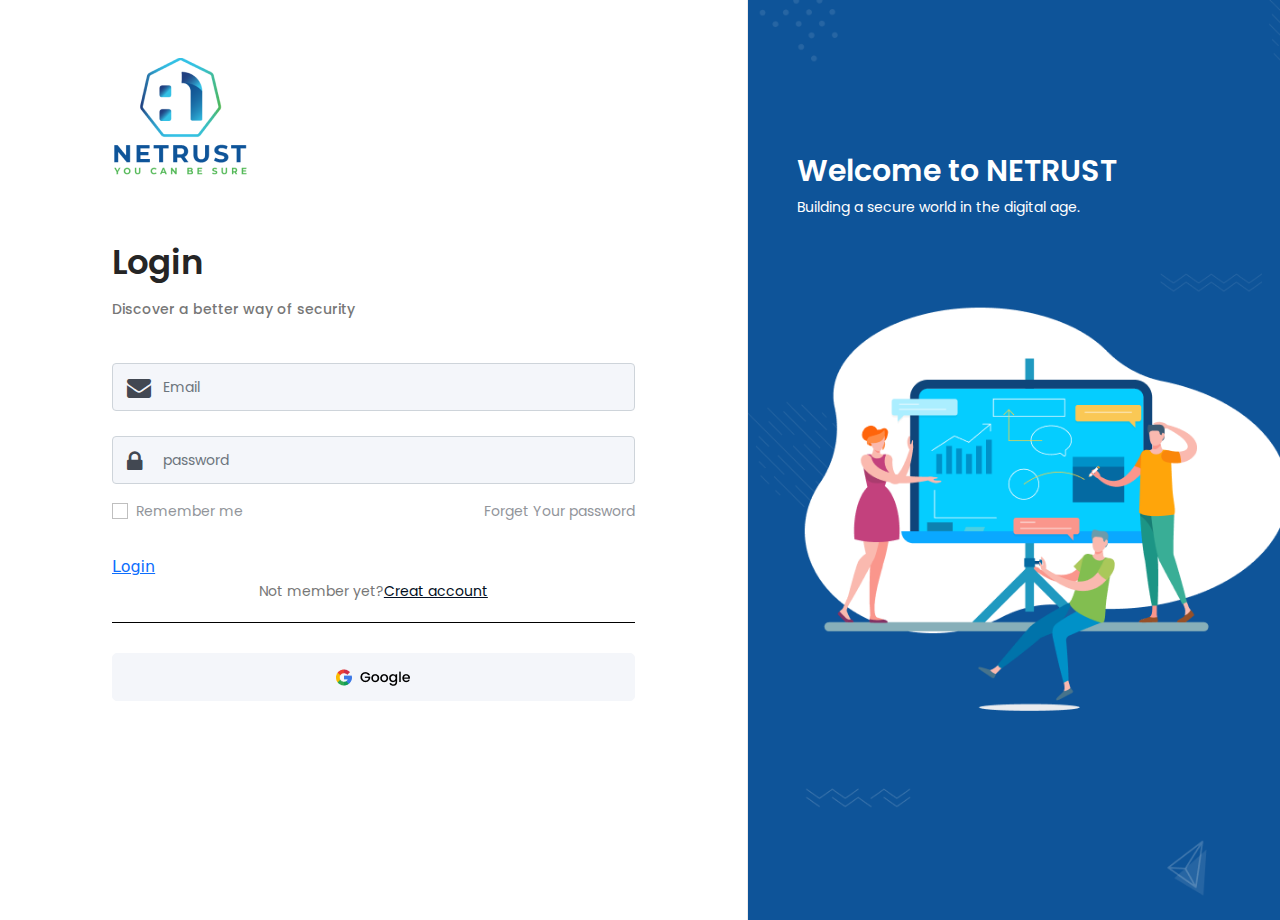
<file: index.html>
<!DOCTYPE html>
<html lang="en">

<head>
    <meta charset="UTF-8">
    <meta http-equiv="X-UA-Compatible" content="IE=edge">
    <meta name="viewport" content="width=device-width, initial-scale=1.0">
    <link rel="stylesheet" href="css/bootstrap.min.css" />
    <link rel="stylesheet" href="css/font-awesome.min.css" />
    <link rel="stylesheet" type="text/css" href="./css/slick.css" />
    <link rel="stylesheet" type="text/css" href="./css/slick-theme.css" />
    <link rel="stylesheet" href="css/style.css" />
    <title>psd 9</title>
</head>

<body>
    <header>
    </header>
    <section>
        <div class="container-fluid">
            <div class="row">
                <div class="col-md-7 col-12 p-0 order-1 order-md-0">
                    <div class="main-logo">
                        <div class="top-logo">
                            <img src="image/Netrust Vertical 601.png"class="img-fluid">
                        </div>
                        <div class="heading-login">
                            <h1 class="login">Login</h1>
                        </div>
                        <div class="span">
                            <span class="discover-better">Discover a better way of security</span>
                        </div>
                        <form>
                            <div class="envelope">
                                <input type="text" id="disabledTextInput" class="form-control envelope"
                                    placeholder="Email">
                                <i class=" envelope-icon fs-4 fa fa-envelope" aria-hidden="true"></i>
                            </div>
                            <div class="lock">
                                <input type="text" id="disabledTextInput" class="form-control lock"
                                    placeholder="password">
                                <i class=" lock-icon fs-4 fa fa-lock" aria-hidden="true"></i>
                            </div>
                            <div class="main-check-box">
                                <div class=" form-check">
                                    <input type="checkbox" class="form-check-input" id="exampleCheck1">
                                    <label class="form-check-label" for="exampleCheck1">Remember me</label>
                                </div>
                                <div class="forget">
                                    <span class="forget-password">Forget Your password</span>
                                </div>
                            </div>
                            <div class="main-login">
                                <a class="login" href="#">Login</a>
                            </div>
                            <div class="not-creat d-flex justify-content-center align-items-center">
                                <span class="not-member">Not member yet?</span>
                                <a class="account" href="#"><strong class="creat-account">Creat account</strong></a>
                            </div>
                        </form>
                        <div class="main-google">
                            <img src="image/Group 8568.png" class="img-fluid">
                        </div>
                    </div>
                </div>
                <div class="col-md-5 col-12 p-0 order-0 order-md-1">
                    <div class="main-img-text">
                        <div class="main-img">
                            <img src="image/Group 33963 (1).png"class="img-fluid side">
                        </div>
                        <div class="heading-paragraph">
                            <h1 class="welcome-heading">Welcome to NETRUST</h1>
                            <p class="building">Building a secure world in the digital age.</p>
                        </div>
                    </div>
                </div>
            </div>
        </div>
    </section>
</body>

<script src="./js/jquery.js"></script>
<script src="https://cdn.jsdelivr.net/npm/@popperjs/core@2.10.2/dist/umd/popper.min.js"></script>
<script src="./js/bootstrap.min.js"></script>
<script type="text/javascript" src="./js/slick.min.js"></script>



</html>
</file>
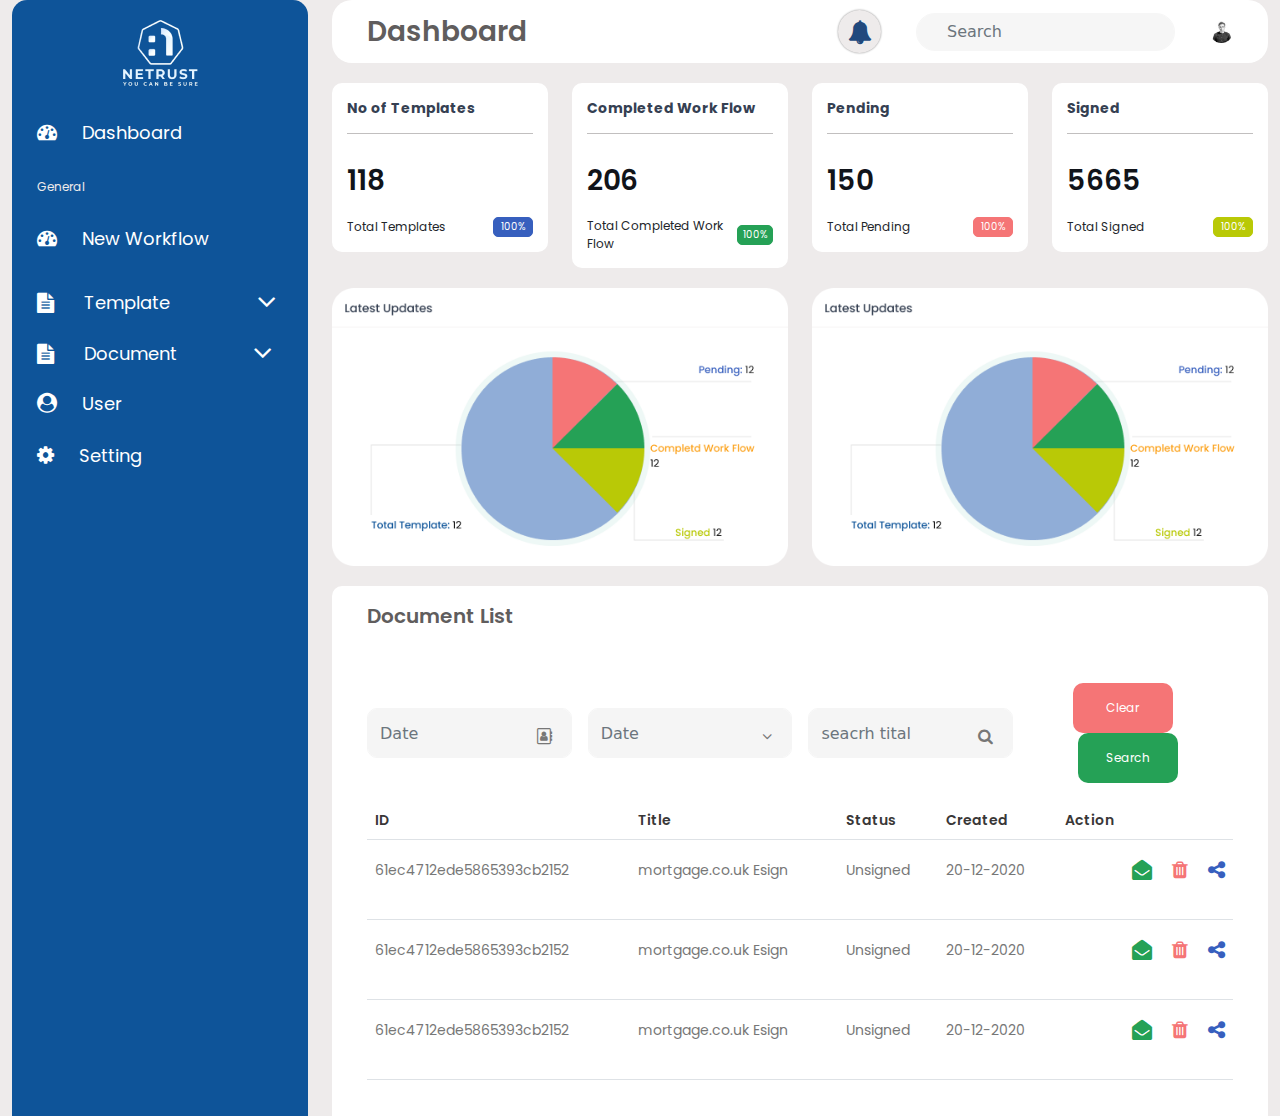
<file: dashboard.html>
<!DOCTYPE html>
<html lang="en">

<head>
    <meta charset="UTF-8">
    <meta http-equiv="X-UA-Compatible" content="IE=edge">
    <meta name="viewport" content="width=device-width, initial-scale=1.0">
    <link rel="stylesheet" href="css/bootstrap.min.css" />
    <link rel="stylesheet" href="css/font-awesome.min.css" />
    <link rel="stylesheet" type="text/css" href="./css/slick.css" />
    <link rel="stylesheet" type="text/css" href="./css/slick-theme.css" />
    <link rel="stylesheet" href="css/style.css" />
    <title>psd 9</title>
</head>

<body>
    <section id="main">
        <div class="container-fluid">
            <div class="row">
                <div class="col-md-3 col-12">
                    <div class="main-dashboards">
                        <div class="dashboard-bg">
                            <strong class="header-logo">
                                <a href="#">
                                    <img src="image/header-logo-img.png" class="img-fluid">
                                </a>
                            </strong>
                        </div>
                        <div class="side-dashboard">
                            <div class="icon-heading">
                                <i class=" dashboard fa fa-tachometer" aria-hidden="true"></i>
                                <h2>Dashboard</h2>
                            </div>
                            <div class="general">
                                <small>General</small>
                            </div>
                            <div class="icon-heading">
                                <i class=" dashboard fa fa-tachometer" aria-hidden="true"></i>
                                <h2>New Workflow</h2>
                            </div>
                            <ul class="p-0">
                                <li class="mb-1">
                                    <i class=" dashboard fa fa-file-text" aria-hidden="true"></i>
                                    <button class="btn btn-toggle align-items-center rounded collapsed d-flex"
                                        data-bs-toggle="collapse" data-bs-target="#home-collapse" aria-expanded="true">
                                        Template
                                        <span><i class="fa fa-angle-down" aria-hidden="true"></i></span>
                                    </button>
                                    <div class="collapse" id="home-collapse" style="">
                                        <ul class="btn-toggle-nav list-unstyled fw-normal pb-1 small">
                                            <li><a href="#" class="link-dark rounded">Create Template</a></li>
                                            <li><a href="#" class="link-dark rounded">Template Listing</a></li>
                                        </ul>
                                    </div>
                                </li>
                                <li class="mb-1">
                                    <i class=" dashboard fa fa-file-text" aria-hidden="true"></i>
                                    <button class="btn btn-toggle align-items-center rounded collapsed d-flex"
                                        data-bs-toggle="collapse" data-bs-target="#home-collapse" aria-expanded="false">
                                        Document
                                        <span><i class=" angle-down fa fa-angle-down" aria-hidden="true"></i></span>
                                    </button>
                                    <div class="collapse" id="homee-collapse" style="">
                                        <ul class="btn-toggle-nav list-unstyled fw-normal pb-1 small">
                                            <li><a href="#" class="link-dark rounded">Create Template</a></li>
                                            <li><a href="#" class="link-dark rounded">Template Listing</a></li>
                                        </ul>
                                    </div>
                                </li>
                            </ul>
                            <div class="icon-heading">
                                <i class=" dashboard fa fa-user-circle" aria-hidden="true"></i>
                                <h2>User</h2>
                            </div>
                            <div class="icon-heading">
                                <i class="dashboard fa fa-cog" aria-hidden="true"></i>
                                <h2>Setting</h2>
                            </div>
                        </div>
                    </div>
                </div>
                <div class="col-md-9 col-12">
                    <div class="main-nav">
                        <div class="nav d-flex">
                            <div class="main-dashboard">
                                <h1>Dashboard</h1>
                            </div>
                            <div class="nav-icon d-flex">
                                <div>
                                    <a href="#"><i class="bell-icon fs-4 fa fa-bell" aria-hidden="true"></i></a>
                                </div>
                                <input type="text" class="form-control search" placeholder="Search">
                                <div class="header-img">
                                    <img src="image/Vector.png" class="img-fluid">
                                </div>
                            </div>
                        </div>
                    </div>
                    <div class="row">
                        <div class="col-md-3 col-6">
                            <div class="main-templates">
                                <div class="template">
                                    <strong>No of Templates</strong>
                                </div>
                                <h2>118</h2>
                                <div class="tem-box">
                                    <strong class="total">Total Templates</strong>
                                    <span class="hundred-blue">100%</span>
                                </div>
                            </div>
                        </div>
                        <div class="col-md-3 col-6">
                            <div class="main-templates">
                                <div class="template">
                                    <strong>Completed Work Flow</strong>
                                </div>
                                <h2>206</h2>
                                <div class="tem-box">
                                    <strong class="total">Total Completed Work Flow</strong>
                                    <span class="hundred-green">100%</span>
                                </div>
                            </div>
                        </div>
                        <div class="col-md-3 col-6">
                            <div class="main-templates">
                                <div class="template">
                                    <strong>Pending</strong>
                                </div>
                                <h2>150</h2>
                                <div class="tem-box">
                                    <strong class="total">Total Pending</strong>
                                    <span class="hundred-red">100%</span>
                                </div>
                            </div>
                        </div>
                        <div class="col-md-3 col-6">
                            <div class="main-templates">
                                <div class="template">
                                    <strong>Signed</strong>
                                </div>
                                <h2>5665</h2>
                                <div class="tem-box">
                                    <strong class="total">Total Signed</strong>
                                    <span class="hundred-yallow">100%</span>
                                </div>
                            </div>
                        </div>
                    </div>
                    <div class="row">
                        <div class="col-md-6 col-12">
                            <div class="latest-update-img">
                                <img src="image/latest-update-img.png" class="img-fluid lastest">
                            </div>
                        </div>
                        <div class="col-md-6 col-12">
                            <div class="latest-update-img">
                                <img src="image/latest-update-img.png" class="img-fluid lastest">
                            </div>
                        </div>
                    </div>
                    <div class="row">
                        <div class="col-md-12 col-12">
                            <div class="main-heading">
                                <div class="heading-document list">
                                    <h3>Document List</h3>
                                </div>
                                <div class="icon-input d-flex align-items-center gap-3">
                                    <div class="main-data d-flex gap-3">
                                        <div class="date-icon">
                                            <i class=" address fa fa-address-book-o" aria-hidden="true"></i>
                                            <input type="text" class="form-control date" placeholder="Date">
                                        </div>
                                        <div class="select-icon">
                                            <i class=" angle fa fa-angle-down" aria-hidden="true"></i>
                                            <input type="text" class="form-control date" placeholder="Date">
                                        </div>
                                    </div>
                                    <div class="main-tital d-flex align-items-center">
                                        <div class="tital">
                                            <i class=" seacrh fa fa-search" aria-hidden="true"></i>
                                            <input type="text" class="form-control search-tital"
                                                placeholder="seacrh tital">
                                        </div>
                                        <div class="btn">
                                            <button class="clear">Clear</button>
                                            <button class="search">Search</button>
                                        </div>
                                    </div>
                                </div>
                                <table class="table">
                                    <tbody>
                                        <tr>
                                            <th class="heading-table">ID</th>
                                            <th class="heading-table">Title</th>
                                            <th class="heading-table">Status</th>
                                            <th class="heading-table">Created</th>
                                            <th class="heading-table">Action</th> 
                                        </tr>
                                        <tr>
                                            <td>61ec4712ede5865393cb2152</td>
                                            <td>mortgage.co.uk Esign</td>
                                            <td>Unsigned</td>
                                            <td>20-12-2020</td>
                                            <td>
                                                <ul class="icon-table d-flex">
                                                    <li>
                                                        <a href="#">
                                                            <i class=" en-open fa fa-envelope-open" aria-hidden="true"></i>
                                                        </a>
                                                    </li>
                                                    <li>
                                                        <a href="#">
                                                            <i class=" delete fa fa-trash" aria-hidden="true"></i>
                                                        </a>
                                                    </li>
                                                    <li>
                                                        <a href="#"><i class=" share fa fa-share-alt" aria-hidden="true"></i></a>
                                                    </li>
                                                </ul>
                                            </td>
                                        </tr>
                                        <tr>
                                            <td>61ec4712ede5865393cb2152</td>
                                            <td>mortgage.co.uk Esign</td>
                                            <td>Unsigned</td>
                                            <td>20-12-2020</td>
                                            <td>
                                                <ul class="icon-table d-flex">
                                                    <li>
                                                        <a href="#">
                                                            <i class=" en-open fa fa-envelope-open" aria-hidden="true"></i>
                                                        </a>
                                                    </li>
                                                    <li>
                                                        <a href="#">
                                                            <i class=" delete fa fa-trash" aria-hidden="true"></i>
                                                        </a>
                                                    </li>
                                                    <li>
                                                        <a href="#"><i class=" share fa fa-share-alt" aria-hidden="true"></i></a>
                                                    </li>
                                                </ul>
                                            </td>
                                        </tr>
                                        <tr>
                                            <td>61ec4712ede5865393cb2152</td>
                                            <td>mortgage.co.uk Esign</td>
                                            <td>Unsigned</td>
                                            <td>20-12-2020</td>
                                            <td>
                                                <ul class="icon-table d-flex">
                                                    <li>
                                                        <a href="#">
                                                            <i class=" en-open fa fa-envelope-open" aria-hidden="true"></i>
                                                        </a>
                                                    </li>
                                                    <li>
                                                        <a href="#">
                                                            <i class=" delete fa fa-trash" aria-hidden="true"></i>
                                                        </a>
                                                    </li>
                                                    <li>
                                                        <a href="#"><i class=" share fa fa-share-alt" aria-hidden="true"></i></a>
                                                    </li>
                                                </ul>
                                            </td>
                                        </tr>
                                    </tbody>
                                </table>
                            </div>
                        </div>
                    </div>
                </div>
            </div>
    </section>
</body>
<script src="./js/jquery.js"></script>
<script src="https://cdn.jsdelivr.net/npm/@popperjs/core@2.10.2/dist/umd/popper.min.js"></script>
<script src="./js/bootstrap.min.js"></script>
<script type="text/javascript" src="./js/slick.min.js"></script>
<script>
    $(document).ready(function () {
        $('.your-class').slick({
            arrows: true,
            dots: true,
        });
    });
    // $(document).ready(function () {
    //     $('.your-classess').slick({
    //         arrows: true,
    //         dots: true,
    //         slidesToShow: 1,
    //         slidesToScroll: 1,
    //         responsive: [
    //             {
    //                 breakpoint: 280,
    //                 settings: {
    //                     slidesToShow: 1,
    //                     slidesToScroll: 1
    //                 }
    //             }
    //         ]
    //     });
    // });
    // var popoverTriggerList = [].slice.call(document.querySelectorAll('[data-bs-toggle="popover"]'))
    // var popoverList = popoverTriggerList.map(function (popoverTriggerEl) {
    //     return new bootstrap.Popover(popoverTriggerEl)
    // })
</script>

</body>

</html>
</file>
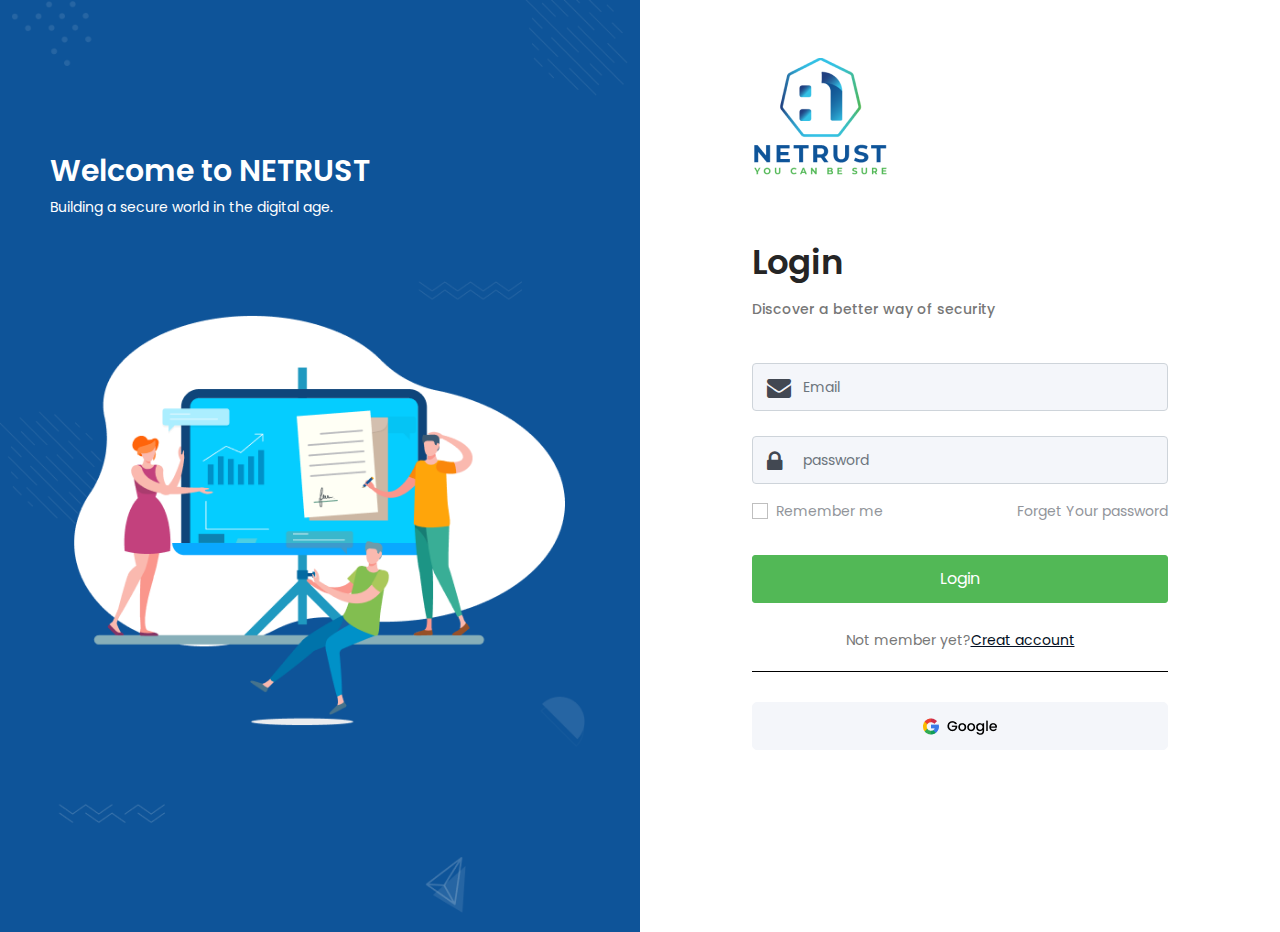
<file: login.html>
<!DOCTYPE html>
<html lang="en">

<head>
    <meta charset="UTF-8">
    <meta http-equiv="X-UA-Compatible" content="IE=edge">
    <meta name="viewport" content="width=device-width, initial-scale=1.0">
    <link rel="stylesheet" href="css/bootstrap.min.css" />
    <link rel="stylesheet" href="css/font-awesome.min.css" />
    <link rel="stylesheet" type="text/css" href="./css/slick.css" />
    <link rel="stylesheet" type="text/css" href="./css/slick-theme.css" />
    <link rel="stylesheet" href="css/style.css" />
    <title>psd 9</title>
</head>

<body>
    <header>
    </header>
    <section class="form">
        <div class="container-fluid">
            <div class="row">
                <div class="col-md-6 col-12 p-0">
                    <div class="main-img-text">
                        <div class="main-img">
                            <img src="image/form-img.png"class="img-fluid side">
                        </div>
                        <div class="heading-paragraph">
                            <h1 class="welcome-heading">Welcome to NETRUST</h1>
                            <p class="building">Building a secure world in the digital age.</p>
                        </div>
                    </div>
                </div>
                <div class="col-md-6 col-12 p-0 order-1 order-md-0">
                    <div class="main-logo">
                        <div class="top-logo">
                            <img src="image/header-logo.png"class="img-fluid">
                        </div>
                        <div class="heading-login">
                            <h1 class="login">Login</h1>
                        </div>
                        <div class="span">
                            <span class="discover-better">Discover a better way of security</span>
                        </div>
                        <form>
                            <div class="envelope">
                                <input type="text" id="disabledTextInput" class="form-control envelope"
                                    placeholder="Email">
                                <i class=" envelope-icon fs-4 fa fa-envelope" aria-hidden="true"></i>
                            </div>
                            <div class="lock">
                                <input type="text" id="disabledTextInput" class="form-control lock"
                                    placeholder="password">
                                <i class=" lock-icon fs-4 fa fa-lock" aria-hidden="true"></i>
                            </div>
                            <div class="main-check-box">
                                <div class=" form-check">
                                    <input type="checkbox" class="form-check-input" id="exampleCheck1">
                                    <label class="form-check-label" for="exampleCheck1">Remember me</label>
                                </div>
                                <div class="forget">
                                    <span class="forget-password">Forget Your password</span>
                                </div>
                            </div>
                            <div class="main-login">
                                <button class="login" href="#">Login</button>
                            </div>
                            <div class="not-creat d-flex justify-content-center align-items-center">
                                <span class="not-member">Not member yet?</span>
                                <a class="account" href="#"><strong class="creat-account">Creat account</strong></a>
                            </div>
                        </form>
                        <div class="main-google">
                            <img src="image/Group 8568.png" class="img-fluid">
                        </div>
                    </div>
                </div>
            </div>
        </div>
    </section>
</body>

<script src="./js/jquery.js"></script>
<script src="https://cdn.jsdelivr.net/npm/@popperjs/core@2.10.2/dist/umd/popper.min.js"></script>
<script src="./js/bootstrap.min.js"></script>
<script type="text/javascript" src="./js/slick.min.js"></script>



</html>
</file>
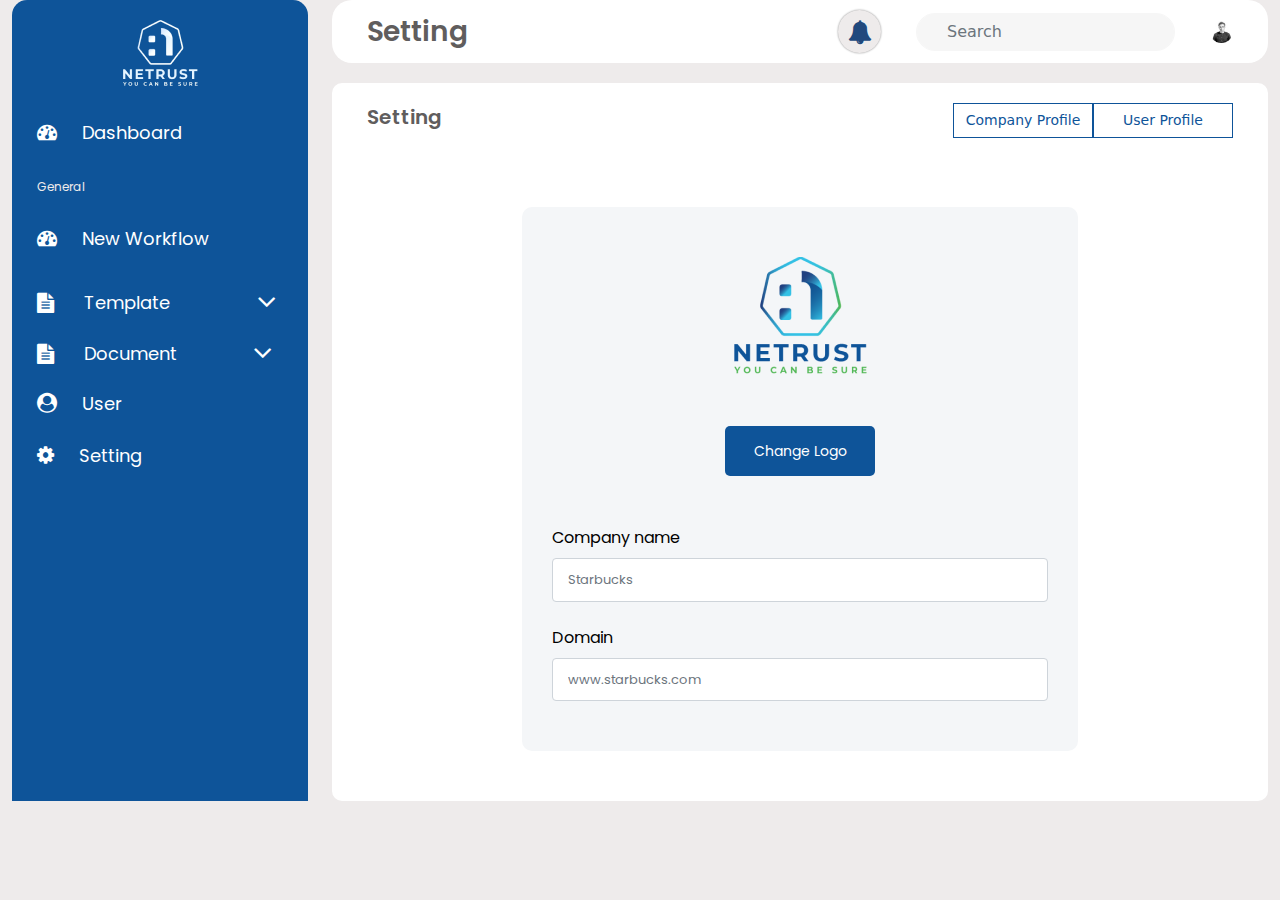
<file: setting.html>
<!DOCTYPE html>
<html lang="en">

<head>
    <meta charset="UTF-8">
    <meta http-equiv="X-UA-Compatible" content="IE=edge">
    <meta name="viewport" content="width=device-width, initial-scale=1.0">
    <link rel="stylesheet" href="css/bootstrap.min.css" />
    <link rel="stylesheet" href="css/font-awesome.min.css" />
    <link rel="stylesheet" type="text/css" href="./css/slick.css" />
    <link rel="stylesheet" type="text/css" href="./css/slick-theme.css" />
    <link rel="stylesheet" href="css/style.css" />
    <title>psd 9</title>
</head>

<body>
    <section id="main">
        <div class="container-fluid">
            <div class="row">
                <div class="col-md-3 col-12">
                    <div class="main-dashboards">
                        <div class="dashboard-bg">
                            <strong class="header-logo">
                                <a href="#">
                                    <img src="image/header-logo-img.png" class="img-fluid">
                                </a>
                            </strong>
                        </div>
                        <div class="side-dashboard">
                            <div class="icon-heading">
                                <i class=" dashboard fa fa-tachometer" aria-hidden="true"></i>
                                <h2>Dashboard</h2>
                            </div>
                            <div class="general">
                                <small>General</small>
                            </div>
                            <div class="icon-heading">
                                <i class=" dashboard fa fa-tachometer" aria-hidden="true"></i>
                                <h2>New Workflow</h2>
                            </div>
                            <ul class="p-0">
                                <li class="mb-1">
                                    <i class=" dashboard fa fa-file-text" aria-hidden="true"></i>
                                    <button class="btn btn-toggle align-items-center rounded collapsed d-flex"
                                        data-bs-toggle="collapse" data-bs-target="#home-collapse" aria-expanded="true">
                                        Template
                                        <span><i class="fa fa-angle-down" aria-hidden="true"></i></span>
                                    </button>
                                    <div class="collapse" id="home-collapse" style="">
                                        <ul class="btn-toggle-nav list-unstyled fw-normal pb-1 small">
                                            <li><a href="#" class="link-dark rounded">Create Template</a></li>
                                            <li><a href="#" class="link-dark rounded">Template Listing</a></li>
                                        </ul>
                                    </div>
                                </li>
                                <li class="mb-1">
                                    <i class=" dashboard fa fa-file-text" aria-hidden="true"></i>
                                    <button class="btn btn-toggle align-items-center rounded collapsed d-flex"
                                        data-bs-toggle="collapse" data-bs-target="#home-collapse" aria-expanded="false">
                                        Document
                                        <span><i class=" angle-down fa fa-angle-down" aria-hidden="true"></i></span>
                                    </button>
                                    <div class="collapse" id="homee-collapse" style="">
                                        <ul class="btn-toggle-nav list-unstyled fw-normal pb-1 small">
                                            <li><a href="#" class="link-dark rounded">Create Template</a></li>
                                            <li><a href="#" class="link-dark rounded">Template Listing</a></li>
                                        </ul>
                                    </div>
                                </li>
                            </ul>
                            <div class="icon-heading">
                                <i class=" dashboard fa fa-user-circle" aria-hidden="true"></i>
                                <h2>User</h2>
                            </div>
                            <div class="icon-heading">
                                <i class="dashboard fa fa-cog" aria-hidden="true"></i>
                                <h2>Setting</h2>
                            </div>
                        </div>
                    </div>
                </div>
                <div class="col-md-9 col-12">
                    <div class="main-nav">
                        <div class="nav d-flex">
                            <div class="main-templete ">
                                <h1>Setting</h1>
                            </div>
                            <div class="nav-icon d-flex">
                                <div>
                                    <a href="#"><i class="bell-icon fs-4 fa fa-bell" aria-hidden="true"></i></a>
                                </div>
                                <input type="text" class="form-control search" placeholder="Search">
                                <div class="header-img">
                                    <img src="image/Vector.png" class="img-fluid">
                                </div>
                            </div>
                        </div>
                    </div>
                    <div class="row">
                        <div class="col-md-12 col-12">
                            <div class="main-heading d-flex">
                                <div class="headings-document list">
                                    <h3>Setting</h3>
                                </div>
                                <div class="setting-button d-flex">
                                    <button>Company Profile</button>
                                    <button>User Profile</button>
                                </div>
                            </div>
                            <form class="setting-form">
                                <div class="main-setting-form">
                                    <div class="setting-img">
                                        <img src="image/header-logo.png" class="img-fluid">
                                    </div>
                                    <a href="#">Change Logo</a>
                                    <div class="mb-4">
                                        <label for="disabledTextInput" class="form-label company">Company name</label>
                                        <input type="text" id="disabledTextInput" class="form-control company"
                                            placeholder="Starbucks">
                                    </div>
                                    <div>
                                        <label for="disabledTextInput" class="form-label company">Domain</label>
                                        <input type="text" id="disabledTextInput" class="form-control company"
                                            placeholder="www.starbucks.com">
                                    </div>
                                </div>
                            </form>
                        </div>
                    </div>
                </div>
            </div>
    </section>
</body>
<script src="./js/jquery.js"></script>
<script src="https://cdn.jsdelivr.net/npm/@popperjs/core@2.10.2/dist/umd/popper.min.js"></script>
<script src="./js/bootstrap.min.js"></script>
<script type="text/javascript" src="./js/slick.min.js"></script>
<script>
    $(document).ready(function () {
        $('.your-class').slick({
            arrows: true,
            dots: true,
        });
    });
    // $(document).ready(function () {
    //     $('.your-classess').slick({
    //         arrows: true,
    //         dots: true,
    //         slidesToShow: 1,
    //         slidesToScroll: 1,
    //         responsive: [
    //             {
    //                 breakpoint: 280,
    //                 settings: {
    //                     slidesToShow: 1,
    //                     slidesToScroll: 1
    //                 }
    //             }
    //         ]
    //     });
    // });
    // var popoverTriggerList = [].slice.call(document.querySelectorAll('[data-bs-toggle="popover"]'))
    // var popoverList = popoverTriggerList.map(function (popoverTriggerEl) {
    //     return new bootstrap.Popover(popoverTriggerEl)
    // })
</script>

</body>

</html>
</file>
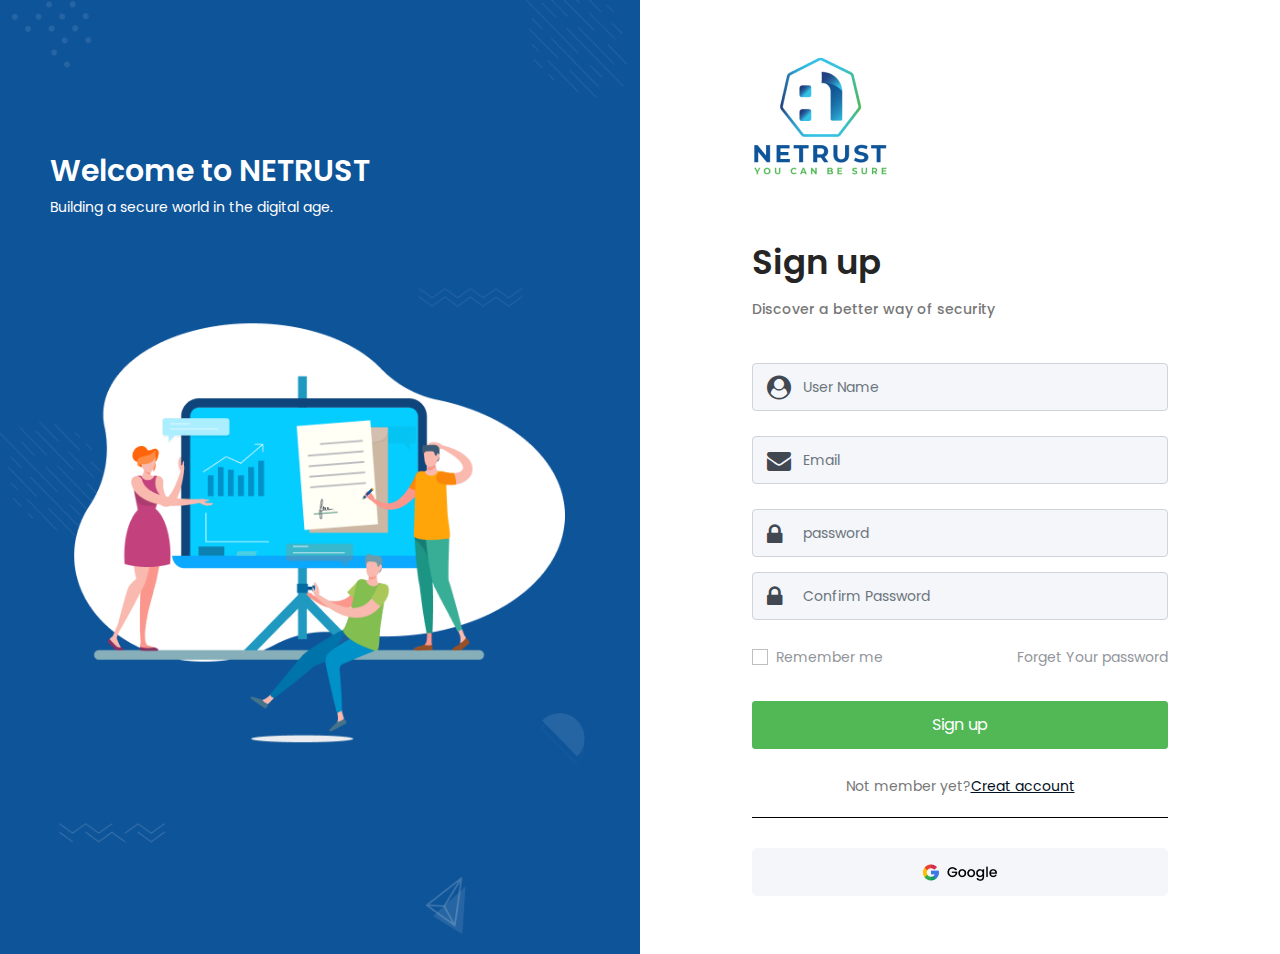
<file: signup.html>
<!DOCTYPE html>
<html lang="en">

<head>
    <meta charset="UTF-8">
    <meta http-equiv="X-UA-Compatible" content="IE=edge">
    <meta name="viewport" content="width=device-width, initial-scale=1.0">
    <link rel="stylesheet" href="css/bootstrap.min.css" />
    <link rel="stylesheet" href="css/font-awesome.min.css" />
    <link rel="stylesheet" type="text/css" href="./css/slick.css" />
    <link rel="stylesheet" type="text/css" href="./css/slick-theme.css" />
    <link rel="stylesheet" href="css/style.css" />
    <title>login page</title>
</head>

<body>
    <header>
    </header>
    <section class="form">
        <div class="container-fluid">
            <div class="row">
                <div class="col-md-6 col-12 p-0">
                    <div class="main-img-text">
                        <div class="main-img">
                            <img src="image/form-img.png"class="img-fluid side">
                        </div>
                        <div class="heading-paragraph">
                            <h1 class="welcome-heading">Welcome to NETRUST</h1>
                            <p class="building">Building a secure world in the digital age.</p>
                        </div>
                    </div>
                </div>
                <div class="col-md-6  col-12 p-0 order-1 order-md-0">
                    <div class="main-logo">
                        <div class="top-logo">
                            <img src="image/header-logo.png"class="img-fluid">
                        </div>
                        <div class="heading-login">
                            <h1 class="login">Sign up</h1>
                        </div>
                        <div class="span">
                            <span class="discover-better">Discover a better way of security</span>
                        </div>
                        <form>
                            <div class="user">
                                <input type="text" id="disabledTextInput" class="form-control user"
                                    placeholder="User Name">
                                    <i class="user-icon fs-4 fa fa-user-circle" aria-hidden="true"></i>
                            </div>
                            <div class="envelope">
                                <input type="text" id="disabledTextInput" class="form-control envelope"
                                    placeholder="Email">
                                <i class=" envelope-icon fs-4 fa fa-envelope" aria-hidden="true"></i>
                            </div>
                            <div class="lock">
                                <input type="text" id="disabledTextInput" class="form-control lock"
                                    placeholder="password">
                                <i class=" lock-icon fs-4 fa fa-lock" aria-hidden="true"></i>
                            </div>
                            <div class="lock-confirm">
                                <input type="text" id="disabledTextInput" class="form-control confirm"
                                    placeholder="Confirm Password">
                                <i class=" confirm-icon fs-4 fa fa-lock" aria-hidden="true"></i>
                            </div>
                            <div class="main-check-box">
                                <div class=" form-check">
                                    <input type="checkbox" class="form-check-input" id="exampleCheck1">
                                    <label class="form-check-label" for="exampleCheck1">Remember me</label>
                                </div>
                                <div class="forget">
                                    <span class="forget-password">Forget Your password</span>
                                </div>
                            </div>
                            <div class="main-login">
                                <button class="login" href="#">Sign up</button>
                            </div>
                            <div class="not-creat d-flex justify-content-center align-items-center">
                                <span class="not-member">Not member yet?</span>
                                <a class="account" href="#"><strong class="creat-account">Creat account</strong></a>
                            </div>
                        </form>
                        <div class="main-google">
                            <img src="image/Group 8568.png" class="img-fluid">
                        </div>
                    </div>
                </div>
            </div>
        </div>
    </section>
</body>

<script src="./js/jquery.js"></script>
<script src="https://cdn.jsdelivr.net/npm/@popperjs/core@2.10.2/dist/umd/popper.min.js"></script>
<script src="./js/bootstrap.min.js"></script>
<script type="text/javascript" src="./js/slick.min.js"></script>



</html>
</file>
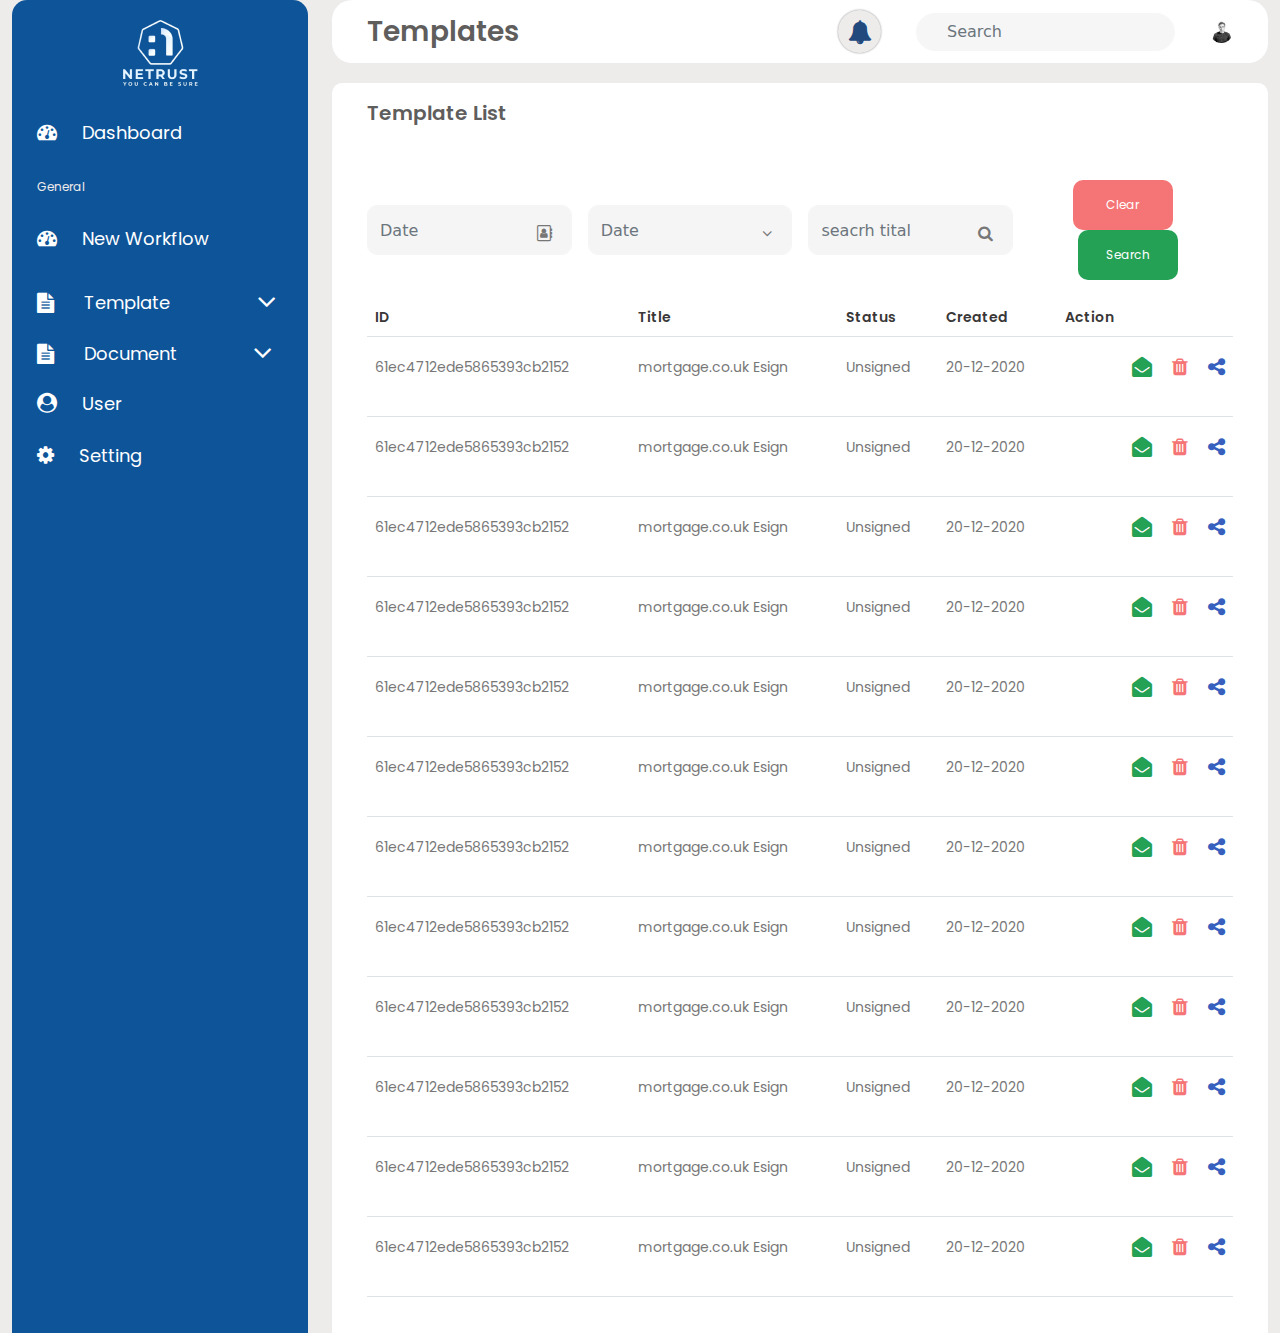
<file: templete.html>
<!DOCTYPE html>
<html lang="en">

<head>
    <meta charset="UTF-8">
    <meta http-equiv="X-UA-Compatible" content="IE=edge">
    <meta name="viewport" content="width=device-width, initial-scale=1.0">
    <link rel="stylesheet" href="css/bootstrap.min.css" />
    <link rel="stylesheet" href="css/font-awesome.min.css" />
    <link rel="stylesheet" type="text/css" href="./css/slick.css" />
    <link rel="stylesheet" type="text/css" href="./css/slick-theme.css" />
    <link rel="stylesheet" href="css/style.css" />
    <title>psd 9</title>
</head>

<body>
    <section id="main">
        <div class="container-fluid">
            <div class="row">
                <div class="col-md-3 col-12">
                    <div class="main-dashboards">
                        <div class="dashboard-bg">
                            <strong class="header-logo">
                                <a href="#">
                                    <img src="image/header-logo-img.png" class="img-fluid">
                                </a>
                            </strong>
                        </div>
                        <div class="side-dashboard">
                            <div class="icon-heading">
                                <i class=" dashboard fa fa-tachometer" aria-hidden="true"></i>
                                <h2>Dashboard</h2>
                            </div>
                            <div class="general">
                                <small>General</small>
                            </div>
                            <div class="icon-heading">
                                <i class=" dashboard fa fa-tachometer" aria-hidden="true"></i>
                                <h2>New Workflow</h2>
                            </div>
                            <ul class="p-0">
                                <li class="mb-1">
                                    <i class=" dashboard fa fa-file-text" aria-hidden="true"></i>
                                    <button class="btn btn-toggle align-items-center rounded collapsed d-flex"
                                        data-bs-toggle="collapse" data-bs-target="#home-collapse" aria-expanded="true">
                                        Template
                                        <span><i class="fa fa-angle-down" aria-hidden="true"></i></span>
                                    </button>
                                    <div class="collapse" id="home-collapse" style="">
                                        <ul class="btn-toggle-nav list-unstyled fw-normal pb-1 small">
                                            <li><a href="#" class="link-dark rounded">Create Template</a></li>
                                            <li><a href="#" class="link-dark rounded">Template Listing</a></li>
                                        </ul>
                                    </div>
                                </li>
                                <li class="mb-1">
                                    <i class=" dashboard fa fa-file-text" aria-hidden="true"></i>
                                    <button class="btn btn-toggle align-items-center rounded collapsed d-flex"
                                        data-bs-toggle="collapse" data-bs-target="#home-collapse" aria-expanded="false">
                                        Document
                                        <span><i class=" angle-down fa fa-angle-down" aria-hidden="true"></i></span>
                                    </button>
                                    <div class="collapse" id="homee-collapse" style="">
                                        <ul class="btn-toggle-nav list-unstyled fw-normal pb-1 small">
                                            <li><a href="#" class="link-dark rounded">Create Template</a></li>
                                            <li><a href="#" class="link-dark rounded">Template Listing</a></li>
                                        </ul>
                                    </div>
                                </li>
                            </ul>
                            <div class="icon-heading">
                                <i class=" dashboard fa fa-user-circle" aria-hidden="true"></i>
                                <h2>User</h2>
                            </div>
                            <div class="icon-heading">
                                <i class="dashboard fa fa-cog" aria-hidden="true"></i>
                                <h2>Setting</h2>
                            </div>
                        </div>
                    </div>
                </div>
                <div class="col-md-9 col-12">
                    <div class="main-nav">
                        <div class="nav d-flex">
                            <div class="main-templete ">
                                <h1>Templates</h1>
                            </div>
                            <div class="nav-icon d-flex">
                                <div>
                                    <a href="#"><i class="bell-icon fs-4 fa fa-bell" aria-hidden="true"></i></a>
                                </div>
                                <input type="text" class="form-control search" placeholder="Search">
                                <div class="header-img">
                                    <img src="image/Vector.png" class="img-fluid">
                                </div>
                            </div>
                        </div>
                    </div>
                    <div class="row">
                        <div class="col-md-12 col-12">
                            <div class="main-heading">
                                <div class="heading-document list">
                                    <h3>Template List</h3>
                                </div>
                                <div class="icon-input d-flex align-items-center gap-3">
                                    <div class="main-data d-flex gap-3">
                                        <div class="date-icon">
                                            <i class=" address fa fa-address-book-o" aria-hidden="true"></i>
                                            <input type="text" class="form-control date" placeholder="Date">
                                        </div>
                                        <div class="select-icon">
                                            <i class=" angle fa fa-angle-down" aria-hidden="true"></i>
                                            <input type="text" class="form-control date" placeholder="Date">
                                        </div>
                                    </div>
                                    <div class="main-tital d-flex align-items-center">
                                        <div class="tital">
                                            <i class=" seacrh fa fa-search" aria-hidden="true"></i>
                                            <input type="text" class="form-control search-tital"
                                                placeholder="seacrh tital">
                                        </div>
                                        <div class="btn">
                                            <button class="clear">Clear</button>
                                            <button class="search">Search</button>
                                        </div>
                                    </div>
                                </div>
                                <table class="table">
                                    <tbody>
                                        <tr>
                                            <th class="heading-table">ID</th>
                                            <th class="heading-table">Title</th>
                                            <th class="heading-table">Status</th>
                                            <th class="heading-table">Created</th>
                                            <th class="heading-table">Action</th> 
                                        </tr>
                                        <tr>
                                            <td>61ec4712ede5865393cb2152</td>
                                            <td>mortgage.co.uk Esign</td>
                                            <td>Unsigned</td>
                                            <td>20-12-2020</td>
                                            <td>
                                                <ul class="icon-table d-flex">
                                                    <li>
                                                        <a href="#">
                                                            <i class=" en-open fa fa-envelope-open" aria-hidden="true"></i>
                                                        </a>
                                                    </li>
                                                    <li>
                                                        <a href="#">
                                                            <i class=" delete fa fa-trash" aria-hidden="true"></i>
                                                        </a>
                                                    </li>
                                                    <li>
                                                        <a href="#"><i class=" share fa fa-share-alt" aria-hidden="true"></i></a>
                                                    </li>
                                                </ul>
                                            </td>
                                        </tr>
                                        <tr>
                                            <td>61ec4712ede5865393cb2152</td>
                                            <td>mortgage.co.uk Esign</td>
                                            <td>Unsigned</td>
                                            <td>20-12-2020</td>
                                            <td>
                                                <ul class="icon-table d-flex">
                                                    <li>
                                                        <a href="#">
                                                            <i class=" en-open fa fa-envelope-open" aria-hidden="true"></i>
                                                        </a>
                                                    </li>
                                                    <li>
                                                        <a href="#">
                                                            <i class=" delete fa fa-trash" aria-hidden="true"></i>
                                                        </a>
                                                    </li>
                                                    <li>
                                                        <a href="#"><i class=" share fa fa-share-alt" aria-hidden="true"></i></a>
                                                    </li>
                                                </ul>
                                            </td>
                                        </tr>
                                        <tr>
                                            <td>61ec4712ede5865393cb2152</td>
                                            <td>mortgage.co.uk Esign</td>
                                            <td>Unsigned</td>
                                            <td>20-12-2020</td>
                                            <td>
                                                <ul class="icon-table d-flex">
                                                    <li>
                                                        <a href="#">
                                                            <i class=" en-open fa fa-envelope-open" aria-hidden="true"></i>
                                                        </a>
                                                    </li>
                                                    <li>
                                                        <a href="#">
                                                            <i class=" delete fa fa-trash" aria-hidden="true"></i>
                                                        </a>
                                                    </li>
                                                    <li>
                                                        <a href="#"><i class=" share fa fa-share-alt" aria-hidden="true"></i></a>
                                                    </li>
                                                </ul>
                                            </td>
                                        </tr>
                                        <tr>
                                            <td>61ec4712ede5865393cb2152</td>
                                            <td>mortgage.co.uk Esign</td>
                                            <td>Unsigned</td>
                                            <td>20-12-2020</td>
                                            <td>
                                                <ul class="icon-table d-flex">
                                                    <li>
                                                        <a href="#">
                                                            <i class=" en-open fa fa-envelope-open" aria-hidden="true"></i>
                                                        </a>
                                                    </li>
                                                    <li>
                                                        <a href="#">
                                                            <i class=" delete fa fa-trash" aria-hidden="true"></i>
                                                        </a>
                                                    </li>
                                                    <li>
                                                        <a href="#"><i class=" share fa fa-share-alt" aria-hidden="true"></i></a>
                                                    </li>
                                                </ul>
                                            </td>
                                        </tr>
                                        <tr>
                                            <td>61ec4712ede5865393cb2152</td>
                                            <td>mortgage.co.uk Esign</td>
                                            <td>Unsigned</td>
                                            <td>20-12-2020</td>
                                            <td>
                                                <ul class="icon-table d-flex">
                                                    <li>
                                                        <a href="#">
                                                            <i class=" en-open fa fa-envelope-open" aria-hidden="true"></i>
                                                        </a>
                                                    </li>
                                                    <li>
                                                        <a href="#">
                                                            <i class=" delete fa fa-trash" aria-hidden="true"></i>
                                                        </a>
                                                    </li>
                                                    <li>
                                                        <a href="#"><i class=" share fa fa-share-alt" aria-hidden="true"></i></a>
                                                    </li>
                                                </ul>
                                            </td>
                                        </tr>
                                        <tr>
                                            <td>61ec4712ede5865393cb2152</td>
                                            <td>mortgage.co.uk Esign</td>
                                            <td>Unsigned</td>
                                            <td>20-12-2020</td>
                                            <td>
                                                <ul class="icon-table d-flex">
                                                    <li>
                                                        <a href="#">
                                                            <i class=" en-open fa fa-envelope-open" aria-hidden="true"></i>
                                                        </a>
                                                    </li>
                                                    <li>
                                                        <a href="#">
                                                            <i class=" delete fa fa-trash" aria-hidden="true"></i>
                                                        </a>
                                                    </li>
                                                    <li>
                                                        <a href="#"><i class=" share fa fa-share-alt" aria-hidden="true"></i></a>
                                                    </li>
                                                </ul>
                                            </td>
                                        </tr>
                                        <tr>
                                            <td>61ec4712ede5865393cb2152</td>
                                            <td>mortgage.co.uk Esign</td>
                                            <td>Unsigned</td>
                                            <td>20-12-2020</td>
                                            <td>
                                                <ul class="icon-table d-flex">
                                                    <li>
                                                        <a href="#">
                                                            <i class=" en-open fa fa-envelope-open" aria-hidden="true"></i>
                                                        </a>
                                                    </li>
                                                    <li>
                                                        <a href="#">
                                                            <i class=" delete fa fa-trash" aria-hidden="true"></i>
                                                        </a>
                                                    </li>
                                                    <li>
                                                        <a href="#"><i class=" share fa fa-share-alt" aria-hidden="true"></i></a>
                                                    </li>
                                                </ul>
                                            </td>
                                        </tr>
                                        <tr>
                                            <td>61ec4712ede5865393cb2152</td>
                                            <td>mortgage.co.uk Esign</td>
                                            <td>Unsigned</td>
                                            <td>20-12-2020</td>
                                            <td>
                                                <ul class="icon-table d-flex">
                                                    <li>
                                                        <a href="#">
                                                            <i class=" en-open fa fa-envelope-open" aria-hidden="true"></i>
                                                        </a>
                                                    </li>
                                                    <li>
                                                        <a href="#">
                                                            <i class=" delete fa fa-trash" aria-hidden="true"></i>
                                                        </a>
                                                    </li>
                                                    <li>
                                                        <a href="#"><i class=" share fa fa-share-alt" aria-hidden="true"></i></a>
                                                    </li>
                                                </ul>
                                            </td>
                                        </tr>
                                        <tr>
                                            <td>61ec4712ede5865393cb2152</td>
                                            <td>mortgage.co.uk Esign</td>
                                            <td>Unsigned</td>
                                            <td>20-12-2020</td>
                                            <td>
                                                <ul class="icon-table d-flex">
                                                    <li>
                                                        <a href="#">
                                                            <i class=" en-open fa fa-envelope-open" aria-hidden="true"></i>
                                                        </a>
                                                    </li>
                                                    <li>
                                                        <a href="#">
                                                            <i class=" delete fa fa-trash" aria-hidden="true"></i>
                                                        </a>
                                                    </li>
                                                    <li>
                                                        <a href="#"><i class=" share fa fa-share-alt" aria-hidden="true"></i></a>
                                                    </li>
                                                </ul>
                                            </td>
                                        </tr>
                                        <tr>
                                            <td>61ec4712ede5865393cb2152</td>
                                            <td>mortgage.co.uk Esign</td>
                                            <td>Unsigned</td>
                                            <td>20-12-2020</td>
                                            <td>
                                                <ul class="icon-table d-flex">
                                                    <li>
                                                        <a href="#">
                                                            <i class=" en-open fa fa-envelope-open" aria-hidden="true"></i>
                                                        </a>
                                                    </li>
                                                    <li>
                                                        <a href="#">
                                                            <i class=" delete fa fa-trash" aria-hidden="true"></i>
                                                        </a>
                                                    </li>
                                                    <li>
                                                        <a href="#"><i class=" share fa fa-share-alt" aria-hidden="true"></i></a>
                                                    </li>
                                                </ul>
                                            </td>
                                        </tr>
                                        <tr>
                                            <td>61ec4712ede5865393cb2152</td>
                                            <td>mortgage.co.uk Esign</td>
                                            <td>Unsigned</td>
                                            <td>20-12-2020</td>
                                            <td>
                                                <ul class="icon-table d-flex">
                                                    <li>
                                                        <a href="#">
                                                            <i class=" en-open fa fa-envelope-open" aria-hidden="true"></i>
                                                        </a>
                                                    </li>
                                                    <li>
                                                        <a href="#">
                                                            <i class=" delete fa fa-trash" aria-hidden="true"></i>
                                                        </a>
                                                    </li>
                                                    <li>
                                                        <a href="#"><i class=" share fa fa-share-alt" aria-hidden="true"></i></a>
                                                    </li>
                                                </ul>
                                            </td>
                                        </tr>
                                        <tr>
                                            <td>61ec4712ede5865393cb2152</td>
                                            <td>mortgage.co.uk Esign</td>
                                            <td>Unsigned</td>
                                            <td>20-12-2020</td>
                                            <td>
                                                <ul class="icon-table d-flex">
                                                    <li>
                                                        <a href="#">
                                                            <i class=" en-open fa fa-envelope-open" aria-hidden="true"></i>
                                                        </a>
                                                    </li>
                                                    <li>
                                                        <a href="#">
                                                            <i class=" delete fa fa-trash" aria-hidden="true"></i>
                                                        </a>
                                                    </li>
                                                    <li>
                                                        <a href="#"><i class=" share fa fa-share-alt" aria-hidden="true"></i></a>
                                                    </li>
                                                </ul>
                                            </td>
                                        </tr>
                                    </tbody>
                                </table>
                            </div>
                        </div>
                    </div>
                </div>
            </div>
    </section>
</body>
<script src="./js/jquery.js"></script>
<script src="https://cdn.jsdelivr.net/npm/@popperjs/core@2.10.2/dist/umd/popper.min.js"></script>
<script src="./js/bootstrap.min.js"></script>
<script type="text/javascript" src="./js/slick.min.js"></script>
<script>
    $(document).ready(function () {
        $('.your-class').slick({
            arrows: true,
            dots: true,
        });
    });
    // $(document).ready(function () {
    //     $('.your-classess').slick({
    //         arrows: true,
    //         dots: true,
    //         slidesToShow: 1,
    //         slidesToScroll: 1,
    //         responsive: [
    //             {
    //                 breakpoint: 280,
    //                 settings: {
    //                     slidesToShow: 1,
    //                     slidesToScroll: 1
    //                 }
    //             }
    //         ]
    //     });
    // });
    // var popoverTriggerList = [].slice.call(document.querySelectorAll('[data-bs-toggle="popover"]'))
    // var popoverList = popoverTriggerList.map(function (popoverTriggerEl) {
    //     return new bootstrap.Popover(popoverTriggerEl)
    // })
</script>

</body>

</html>
</file>
<file: css/style.css>
@font-face {
    font-family: 'Poppins';
    src: url('../fonts/Poppins-Bold.woff2') format('woff2'),
        url('../fonts/Poppins-Bold.woff') format('woff');
    font-weight: bold;
    font-style: normal;
    font-display: swap;
}

@font-face {
    font-family: 'Poppins';
    src: url('../fonts/Poppins-Light.woff2') format('woff2'),
        url('../fonts/Poppins-Light.woff') format('woff');
    font-weight: 300;
    font-style: normal;
    font-display: swap;
}

@font-face {
    font-family: 'Poppins';
    src: url('../fonts/Poppins-Medium.woff2') format('woff2'),
        url('../fonts/Poppins-Medium.woff') format('woff');
    font-weight: 500;
    font-style: normal;
    font-display: swap;
}

@font-face {
    font-family: 'Poppins';
    src: url('../fonts/Poppins-Regular.woff2') format('woff2'),
        url('../fonts/Poppins-Regular.woff') format('woff');
    font-weight: normal;
    font-style: normal;
    font-display: swap;
}

@font-face {
    font-family: 'Poppins';
    src: url('../fonts/Poppins-SemiBold.woff2') format('woff2'),
        url('../fonts/Poppins-SemiBold.woff') format('woff');
    font-weight: 600;
    font-style: normal;
    font-display: swap;
}
body{
    background-color: #eeebeb;
}
#main .main-dashboards{
    background-color: #0e5499;
    padding: 10px 0px;
    border-top-left-radius:15px ;
    border-top-right-radius:15px ;
    height: 100%;
}
#main strong.header-logo {
    display: flex;
    justify-content: center;
    padding: 10px 0px;
}
#main .main-dashboard h1{
    color: #605D5D;
    font-family: 'Poppins';
    font-weight: 600;
    font-size: 28px;
    margin: 0;
}
#main .nav{
    justify-content: space-between;
    align-items: center;
}
ul.btn-toggle-nav {
    padding-top: 85px;
}
.form-control:focus {
    box-shadow:none;
}
.form-control.search {
    border-radius: 30px;
    background-color: #F6F6F6;
    border: 1px solid #F6F6F6;
}
input.form-control.search{
    padding-left: 30px;
}
#main .main-nav {
    padding: 10px 35px;
    background-color: #fff;
    border-radius: 20px;
    max-height: 75px;
    margin-bottom: 20px;
}
#main .main-templates{
    background-color: #fff;
    padding: 15px ;
    border-radius: 10px;
    margin-bottom: 20px;
}
#main .template::after{
    content: "";
    display: inline-block;
    width: 100%;
    border-bottom: 1px solid;
    color: #c1bfbf;
}
#main .template{
    color:#354052 ;
    font-size: 14px;
    font-family: 'Poppins';
    font-weight: normal;
}
#main .nav-icon.d-flex {
    gap: 35px;
    align-items: center;
}
#main .bell-icon{
    display: inline-block;
  border-radius: 60px;
  box-shadow: 0 0 2px #888;
  padding: 10px;
  background-color: #eeebeb;
  color: #21497D;
  max-height: 43px;
  max-width: 43px;
}
header .form-control:focus {
    box-shadow: none;
}
header .form-control {
  border-radius: 30px;
}
#main .main-templates h2{
    padding-top: 20px;
    font-size: 28px;
    font-family: 'Poppins';
    font-weight:600;
    line-height: 42px;
    color: #11141A;
    margin-bottom: 15px;
}
#main strong.total{
    font-size: 12px;
    font-family: 'Poppins';
    font-weight:normal;
    line-height: 18px;
}
#main .tem-box {
    justify-content: space-between;
    display: flex;
    align-items: center;
}
#main span.hundred-blue{
    font-size: 10px;
    font-family: 'Poppins';
    font-weight:normal;
    line-height: 18px;
    color: #ffffff;
    border: 1px solid #375FBE;
    background-color: #375FBE;
    height: 20px;
    width: 40px;
    display: flex;
    justify-content: center;
    align-items: center;
    border-radius: 5px;
}
#main span.hundred-green{
    font-size: 10px;
    font-family: 'Poppins';
    font-weight:normal;
    line-height: 18px;
    color: #ffffff;
    border: 1px solid #25A156;
    background-color: #25A156;
    height: 20px;
    width: 40px;
    display: flex;
    justify-content: center;
    align-items: center;
    border-radius: 5px;
}
#main span.hundred-red{
    font-size: 10px;
    font-family: 'Poppins';
    font-weight:normal;
    line-height: 18px;
    color: #ffffff;
    border: 1px solid #F57576;
    background-color: #F57576;
    height: 20px;
    width: 40px;
    display: flex;
    justify-content: center;
    align-items: center;
    border-radius: 5px;
}
#main span.hundred-yallow{
    font-size: 10px;
    font-family: 'Poppins';
    font-weight:normal;
    line-height: 18px;
    color: #ffffff;
    border: 1px solid #B9C906;
    background-color: #B9C906;
    height: 20px;
    width: 40px;
    display: flex;
    justify-content: center;
    align-items: center;
    border-radius: 5px;
}
#main .latest-update-img {
    width: 100%;
    margin-bottom: 20px;
}
#mainimg.img-fluid.lastest {
    width: 100%;
}
#main .graph-img {
    height: 100%;
    width: 100%;
}
#main img.img-fluid.graph {
    width: 100%;
}
img.img-fluid.lastest {
    width: 100%;
}
#main .main-heading{
    background-color: #fff;
    padding: 20px 35px;
    border-top-left-radius: 10px;
    border-top-right-radius: 10px;
    justify-content: space-between;
    align-items: center;
}
#main .heading-document.list h3{
    font-size: 20px;
    font-family: 'Poppins';
    font-weight:600;
    line-height: 20px;
    color: #605D5D;
    margin-bottom: 50px;
}
#main input.form-control.date {
    height: 50px;
    border-radius: 10px;
    background-color: #F5F5F5;
    border: 1px solid #F5F5F5;
}
#main i.address{
    position: absolute;
    top: 20px;
    right: 20px;
    color: #777777;  
}
#main i.angle{
    position: absolute;
    top: 20px;
    right: 20px;
    color: #777777;
}
#main .date-icon{
    position: relative;
}
#main .select-icon {
    position: relative;
}
#main input.form-control.search-tital{
    height: 50px;
    border-radius: 10px;
    background-color: #F5F5F5;
    border: 1px solid #F5F5F5;
}
 #main i.seacrh{
    position: absolute;
    top: 20px;
    right: 20px;
    color: #777777;
}
#main .tital{
    position: relative;
}
#main button.clear {
    background-color: #F57576;
    border-color: #F57576;
    border-radius: 4px;
    font-size: 12px;
    font-family: 'Poppins';
    font-weight:normal;
    line-height: 18px;
    height: 50px;
    width: 100px;
    color: #fff;
    border: none;
    border-radius: 10px;
    transition: 0.3s;
}
#main button.clear:hover{
    background-color: #fff;
    color: #f57576;
    border: 1px solid #f57576;
}
#main button.search{
    background-color: #25A156;
    border-color: #25A156;
    font-size: 12px;
    font-family: 'Poppins';
    font-weight:normal;
    line-height: 18px;
    height: 50px;
    width: 100px;
    color: #fff;
    border: none;
    border-radius: 10px;
    margin-left: 10px;
    transition: 0.3s;
}
#main button.search:hover{
    background-color: #fff;
    color:#25A156 ;
    border: 1px solid #25A156;
}
#main .icon-input{
    justify-content: space-between;
    align-items: center;
}
#main .bg-color{
    background-color: #fff;
}
#main ul li{
    list-style: none;
}
#main .main.heading {
    padding: 25px;
}
#main .side-dashboard{
    padding: 25px;
}
#main .icon-heading h2{
    display: flex;
    align-items: center;
    color: #fff;
    font-size: 18px;
    font-family: 'Poppins';
    font-weight:normal;
}
#main .icon-heading h2{
    margin: 0;
}
#main i.dashboard{
    font-size: 20px;
    color: #fff;
}
.icon-heading {
    display: flex;
    gap: 25px;
    margin-bottom: 30px;
}
#main .general small{
    color: #eeebeb;
    font-size: 12px;
    font-family: 'Poppins';
    font-weight:normal;
}
#main .general{
    margin-bottom: 30px;
}
#main a#navbarDarkDropdownMenuLink{
    color: #fff;
    font-size: 30px;
    font-family: 'Poppins';
    font-weight: normal;
}
#main span i {
    margin-left: 87px;
    font-size: 30px;
    color: #fff;
}
#main span i.angle-side {
    margin-left: 117px;
    color: #fff;
}
#main .nav-link {
  padding: 0;
}
#main button.btn.btn-toggle {
    color: #fff;
    font-size: 18px;
    font-family: 'Poppins';
    font-weight: normal;
    margin-left: 17px;
}
#main li.mb-1 {
    align-items: center;
    display: flex;
}
#main a.link-dark.rounded {
    text-decoration: none;
    font-size: 18px;
    color: #fff;
    margin-left: -150px;
}
#main span i.angle-down {
    margin-left: 76px;
    font-size: 30px;
    color: #fff;
}
#main th.heading-table {
    font-size: 14px;
    font-family: 'Poppins';
    font-weight: 600;
    color: #393737;
    margin-bottom: 20px;
    padding-top: 20px;
}
#main td {
    font-size: 14px;
    font-family: 'Poppins';
    font-weight: 400;
    color: #777777;
    padding-top: 20px;
    padding-bottom: 20px;
}
#main i.en-open {
    color: #25A156;
    font-size: 20px;
}
#main i.delete{
    font-size: 20px;
    color: #F57576;
    margin-left: 20px;
    margin-right: 20px;
}
#main i.share{
    font-size: 20px;
    color: #375FBE;
}
#main ul.icon-table{
    float: right;
}

    /* templete */

#main .main-templete h1 {
        color: #605D5D;
        font-family: 'Poppins';
        font-weight: 600;
        font-size: 28px;
        margin: 0;
}
main .heading-document.list h3 {
    font-size: 20px;
    font-family: 'Poppins';
    font-weight: 600;
    line-height: 20px;
    color: #605D5D;
    margin-bottom: 50px;
}

    /* form */

.main-logo{
    padding: 58px 112px;
    background-color: #ffffff;
    height: 100%;
}
h1.login{
    padding-top: 58px;
    font-family: 'Poppins';
    font-weight: 600;
    font-size: 36px;
    line-height: 54px;
    color: #252525;
}
 span.discover-better{
    font-family: 'Poppins';
    font-weight: 500;
    font-size: 14px;
    line-height: 21px;
    color: #777777;
    margin-bottom: 42px;
}
.envelope{
    position: relative;
}
.span {
    margin-bottom: 42px;
}
.form-control.envelope {
    padding: 13px;
    padding-left: 50px;
    margin-bottom: 25px;
    background: #F4F6FA;
    font-size: 14px;
    font-family: 'Poppins';
    font-weight: normal;
    max-height: 48px;
}
.form-control.user{
    padding: 13px;
    padding-left: 50px;
    margin-bottom: 25px;
    background: #F4F6FA;
    color: #f4f6fa;
    font-size: 14px;
    font-family: 'Poppins';
    font-weight: normal;
    max-height: 48px;
}
.user-icon{
    position:absolute;
    top: 12px;
    left: 15px;
    color: #424852;
}
.user {
    position: relative;
}
.form-control.confirm{
    padding: 13px;
    padding-left: 50px;
    margin-bottom: 25px;
    background: #F4F6FA;
    color: #f4f6fa;
    font-size: 14px;
    font-family: 'Poppins';
    font-weight: normal;
    max-height: 48px;
}
.confirm-icon {
    position:absolute;
    top: 12px;
    left: 15px;
    color: #424852;
}
.lock-confirm{
    position: relative;
}
.form-control:focus {
    box-shadow:none;
}
.envelope-icon {
    position:absolute;
    top: 12px;
    left: 15px;
    color: #424852;
}
.lock-icon{
    position: absolute;
    top: 13px;
    left: 15px;
    color: #424852;
}
.lock {
    position: relative;
}
.form-check-input:focus {
    box-shadow:none;
}
.form-control.lock{
    padding: 13px;
    padding-left: 50px;
    margin-bottom: 15px;
    background: #F4F6FA;
    color: #f4f6fa;
    font-size: 14px;
    font-family: 'Poppins';
    font-weight: normal;
    max-height: 48px;
}
.form-check-input[type=checkbox] {
    border-radius: 0px;
}
label.form-check-label{
    font-size: 14px;
    font-family: 'Poppins';
    font-weight: normal;
    color: #92959B;
}
span.forget-password{
    font-size: 14px;
    font-family: 'Poppins';
    font-weight: normal;
    color: #92959B;
}
label.form-check-label{
    line-height: 10px;
}
.main-check-box {
    display: flex;
    justify-content: space-between;
    margin-bottom: 30px;
}
button.login{
    font-size: 16px;
    font-family: 'Poppins';
    font-weight: normal;
    color: #fff; 
    border: 1px solid #52b856;
    background-color: #52b856;
    height: 48px;
    border-radius: 3px;
    transition: 0.3s;
    margin-bottom: 25px;
    display: flex;
    justify-content: center;
    align-items: center;
    width: 100%;
}
.main-img-text {
    height: 100%;
}
.main-img {
    height: 100%;
}
img.img-fluid.side {
    height: 100%;
    width: 100%;
}
main.login:hover{
color:#52b856;
background-color: #fff;
border: 1px solid #52b856;
}
.not-creat::after{
    content: '';
    width: 100%;
    padding: 0px 10px;
    border-bottom: solid 1px #000;
    position: absolute;
    left: 0;
   bottom: -20px;
    z-index: 1;
}
.not-creat{
    margin-bottom: 30px;
    position: relative;
}
.main-google {
    border: 1px solid #F4F6FA;
    background: #F4F6FA;
    margin-top: 50px;
    height: 48px;
    display: flex;
    justify-content: center;
    align-items: center;
    border-radius: 5px;
}
span.not-member{
    font-size: 14px;
    font-family: 'Poppins';
    font-weight: normal;
    color: #777777;
}
strong.creat-account{
    font-size: 14px;
    font-family: 'Poppins';
    font-weight: normal;
    color: #030F23;
}
a.account {
    color: #030F23;
}
h1.welcome-heading{
    font-size: 40px;
    font-family: 'Poppins';
    font-weight: 600;
    color: #fff;
}
p.building{
    font-size: 14px;
    font-family: 'Poppins';
    font-weight: normal;
    color: #fff;
}
.heading-paragraph {
    position: absolute;
    top: 153px;
    left: 50px;
}
.main-img-text {
    position: relative;
}

    /* setting */

.headings-document.list h3{
    font-size: 20px;
    font-family: 'Poppins';
    font-weight: 600;
    line-height: 20px;
    color: #605D5D;
}
.setting-button button {
    font-size: 14px;
    height: 35px;
    width: 140px;
    background: #fff;
    color: #0e5499;
    border: none;
    border: 1px solid #0e5499;
    transition: 0.3s;
}
.setting-button button:hover{
    background-color: #0e5499;
    color: #fff;
}
form.setting-form {
    background-color: #fff;
    margin-top: -1px;
    padding: 50px 190px;
    border-bottom-left-radius: 10px;
    border-bottom-right-radius: 10px;
}
.setting-img {
    text-align: center;
    margin-bottom: 50px;
}
form.setting-form a{
    font-size: 14px;
    font-family: 'Poppins';
    font-weight: normal;
    color: #ffffff;
    background-color: #0e5499;
    border: none;
    height: 50px;
    width: 150px;
    border-radius: 5px;
    display: flex;
    text-decoration: none;
    justify-content: center;
    align-items: center;
    margin: 0 auto;
    margin-bottom: 50px;
    transition: 0.3s;
}
form.setting-form a:hover{
    background-color: #fff;
    color: #0e5499;
    border: 1px solid #0e5499;
}
.main-setting-form {
    background-color: #F4F6F8;
    border-radius: 10px;
}
.main-setting-form {
    background-color: #F4F6F8;
    border-radius: 10px;
    padding: 50px 30px;
}
.setting-form-button {
    margin-bottom: 50px;
}
label.form-label.company {
    font-size: 16px;
    color: #000000;
    font-family: 'Poppins';
    font-weight: normal;
}
.form-control.company {
    padding:11px 15px;
   color: #777777;
   font-size: 13px;
   font-family: 'Poppins';
   font-weight: normal;

}
@media(max-width:1399px){
    h1.login {
        font-size: 34px;
    }
    h1.welcome-heading {
        font-size: 30px;
    }
}
@media(max-width:1199px){
    .main-logo {
        padding: 58px 70px;
    }
    h1.login {
        font-size: 32px;
    }
    span.discover-better {
        font-size: 13px;
    }
    label.form-check-label {
        font-size: 13px;
    }
    span.forget-password {
        font-size: 13px;
    }
    span.not-member {
        font-size: 13px;
    }
    strong.creat-account {
        font-size: 13px;
    }
    h1.welcome-heading {
        font-size: 28px;
    }
    p.building {
        font-size: 13px;
    }
}
@media(max-width:991px){
    .main-logo {
        padding: 58px 10px;
    }
    h1.login {
        padding-top: 50px;
        font-size: 30px;
    }
    h1.welcome-heading {
        font-size: 21px;
    }
    p.building {
        font-size: 11px;
    }
}
@media(max-width:767px){
    h1.welcome-heading {
        font-size: 30px;
    }
    p.building {
        font-size: 12px;
    }
}
@media(max-width:575px){
    .top-logo {
        display: flex;
        justify-content: center;
        align-items: center;
    }
    h1.login {
        padding-top: 35px;
        font-size: 28px;
        text-align: center;
    }
    span.discover-better {
        font-size: 13px;
        display: flex;
        justify-content: center;
        align-items: center;
    }
    .form-control.envelope {
        font-size: 13px;
    }
    .form-control.lock {
        font-size: 13px;
    }
    label.form-check-label {
        font-size: 12px;
    }
    span.forget-password {
        font-size: 12px;
    }
    a.login {
        font-size: 14px;
    }
    span.not-member {
        font-size: 12px;
    }
    strong.creat-account {
        font-size: 12px;
    }
    h1.welcome-heading {
        font-size: 25px;
    }
    .heading-paragraph {
        position: absolute;
        top: 103px;
        left: 20px;
    }
}
@media(max-width:480px){
    h1.login {
        padding-top: 25px;
        font-size: 25px;
    }
    a.login {
        font-size: 13px;
    }
    h1.login {
        padding-top: 22px;
        font-size: 22px;
    }
    .main-logo {
        padding: 45px 10px;
    }
    .span {
        margin-bottom: 35px;
    }
}
@media(max-width:320px){
    h1.welcome-heading {
        font-size: 20px;
    }
    .heading-paragraph {
        position: absolute;
        top: 85px;
        left: 15px;
    }
    .span {
        margin-bottom: 35px;
    }
}
</file>
